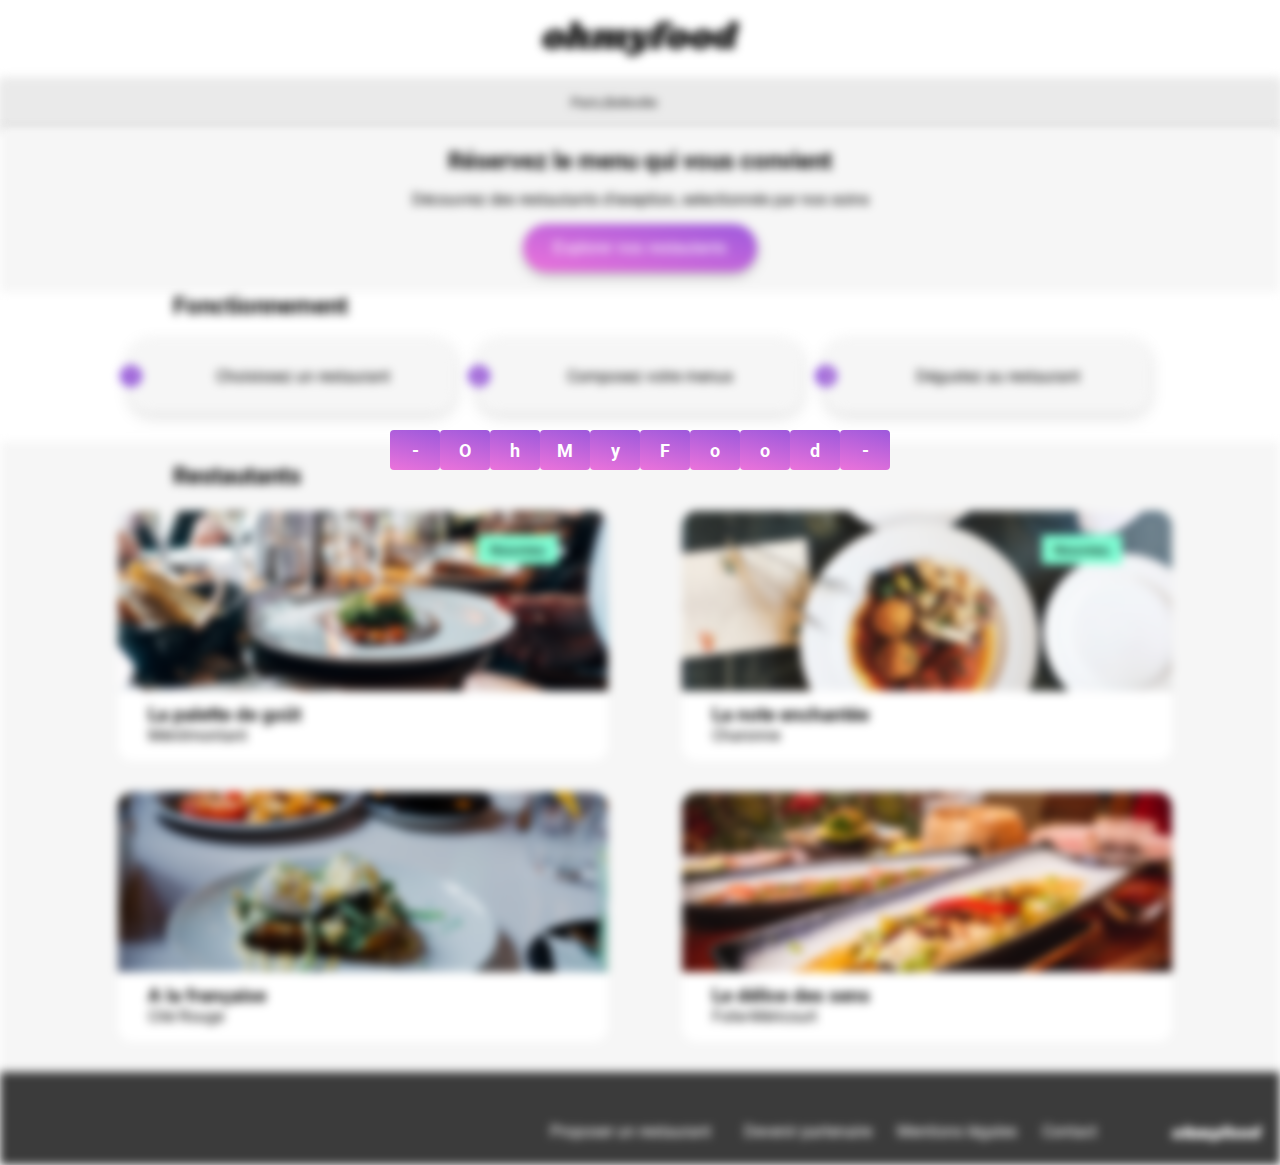
<file: index.html>
<!DOCTYPE html>

<html lang="fr">
  <head>
    <meta charset="UTF-8" />
    <meta name="viewport" content="width=device-width, initial-scale=1.0" />
    <title>OhMyFood</title>
    <link rel="preconnect" href="https://fonts.googleapis.com" />
    <link rel="preconnect" href="https://fonts.gstatic.com" crossorigin />
    <link
      rel="stylesheet"
      href="https://cdnjs.cloudflare.com/ajax/libs/font-awesome/6.2.1/css/all.min.css"
      integrity="sha512-MV7K8+y+gLIBoVD59lQIYicR65iaqukzvf/nwasF0nqhPay5w/9lJmVM2hMDcnK1OnMGCdVK+iQrJ7lzPJQd1w=="
      crossorigin="anonymous"
      referrerpolicy="no-referrer"
    />

    <link rel="stylesheet" href="style/style.css" />
  </head>

  <body>
    <div class="loader-container">
      <div class="flipping-cards">
        <div class="cards">-</div>
        <div class="cards">O</div>
        <div class="cards">h</div>
        <div class="cards">M</div>
        <div class="cards">y</div>
        <div class="cards">F</div>
        <div class="cards">o</div>
        <div class="cards">o</div>
        <div class="cards">d</div>
        <div class="cards">-</div>
      </div>
    </div>
    <header class="column flou">
      <h1 class="header__img">
        <img
          src="assets/images/logo/ohmyfood@2x.svg"
          alt="OhMyFood"
          title="logo"
          class="header__img--logo"
        />
      </h1>

      <div class="header__research">
        <i class="fa-solid fa-location-dot"></i>
        <input
          type="text"
          value="Paris,Belleville"
          class="header__research--textbar"
        />
      </div>
    </header>

    <main class="column flou">
      <section class="explore">
        <h2 class="explore--h2">Réservez le menu qui vous convient</h2>

        <p class="explore--p">
          Découvrez des restautants d'exeption, selectionnés par nos soins
        </p>

        <button class="btn">Explorer nos restautants</button>
      </section>

      <section class="fonct">
        <h2 class="sect--title">Fonctionnement</h2>

        <div class="fonct--round">
          <article class="fonct--rounded">
            <div class="fonct--rounded__text">
              <p class="fonct--rounded__num">1</p>
              <i class="fa-solid fa-mobile-screen-button fa-color"></i>
              <p>Choisissez un restaurant</p>
            </div>
          </article>

          <article class="fonct--rounded">
            <div class="fonct--rounded__text">
              <p class="fonct--rounded__num">2</p>
              <i class="fa-solid fa-bars fa-color"></i>
              <p>Composez votre menus</p>
            </div>
          </article>

          <article class="fonct--rounded">
            <div class="fonct--rounded__text">
              <p class="fonct--rounded__num">3</p>
              <i class="fa-solid fa-store fa-color"></i>
              <p>Dégustez au restaurant</p>
            </div>
          </article>
        </div>
      </section>

      <section class="rest">
        <h2>Restautants</h2>
        <div class="rest--box">
          <article class="card">
            <a href="palette-du-gout.html" class="card--a">
              <img
                src="assets/images/restaurants/jay-wennington-N_Y88TWmGwA-unsplash.jpg"
                alt="La palette de goût"
                class="card--a__img"
              />

              <div class="card--a__text">
                <div>
                  <h3>La palette de goût</h3>
                  <p>Ménilmontant</p>
                </div>
              </div>
            </a>
            <div class="heart">
              <i class="fa-regular fa-heart fa-heart--blc"></i>
              <i class="fa-solid fa-heart fa-heart--red"></i>
            </div>
            <div class="new">
              <p class="new_text">Nouveau</p>
            </div>
          </article>

          <article class="card">
            <a href="la-note-enchanté.html" class="card--a">
              <img
                src="assets/images/restaurants/stil-u2Lp8tXIcjw-unsplash.jpg"
                alt="La note enchantée"
                class="card--a__img"
              />

              <div class="card--a__text">
                <div>
                  <h3>La note enchantée</h3>
                  <p>Charonne</p>
                </div>
              </div>
            </a>
            <div class="heart">
              <i class="fa-regular fa-heart fa-heart--blc"></i>
              <i class="fa-solid fa-heart fa-heart--red"></i>
            </div>
            <div class="new">
              <p class="new_text">Nouveau</p>
            </div>
          </article>

          <article class="card">
            <a href="a-la-francaise.html" class="card--a">
              <img
                src="assets/images/restaurants/toa-heftiba-DQKerTsQwi0-unsplash.jpg"
                alt="A la française"
                class="card--a__img"
              />

              <div class="card--a__text">
                <div>
                  <h3>A la française</h3>
                  <p>Cité Rouge</p>
                </div>
              </div>
            </a>
            <div class="heart">
              <i class="fa-regular fa-heart fa-heart--blc"></i>
              <i class="fa-solid fa-heart fa-heart--red"></i>
            </div>
          </article>

          <article class="card">
            <a href="le-delice-de-sens.html" class="card--a">
              <img
                src="assets/images/restaurants/louis-hansel-shotsoflouis-qNBGVyOCY8Q-unsplash.jpg"
                alt="Le délice des sens"
                class="card--a__img"
              />

              <div class="card--a__text">
                <div>
                  <h3>Le délice des sens</h3>
                  <p>Folie-Méricourt</p>
                </div>
              </div>
            </a>
            <div class="heart">
              <i class="fa-regular fa-heart fa-heart--blc"></i>
              <i class="fa-solid fa-heart fa-heart--red"></i>
            </div>
          </article>
        </div>
      </section>

      <footer>
        <p class="footer--logo">ohmyfood</p>

        <div class="footer--link">
          <div class="footer--icon">
            <i class="fa-solid fa-utensils"></i>
            <p>Proposer un restaurant</p>
          </div>

          <div class="footer--icon">
            <i class="fa-solid fa-handshake-angle"></i>
            <p>Devenir partenaire</p>
          </div>

          <p>Mentions légales</p>

          <a href="mailto:contact@ohmyfood.com" class="footer--a"
            ><p>Contact</p></a
          >
        </div>
      </footer>
    </main>
  </body>
</html>
</file>
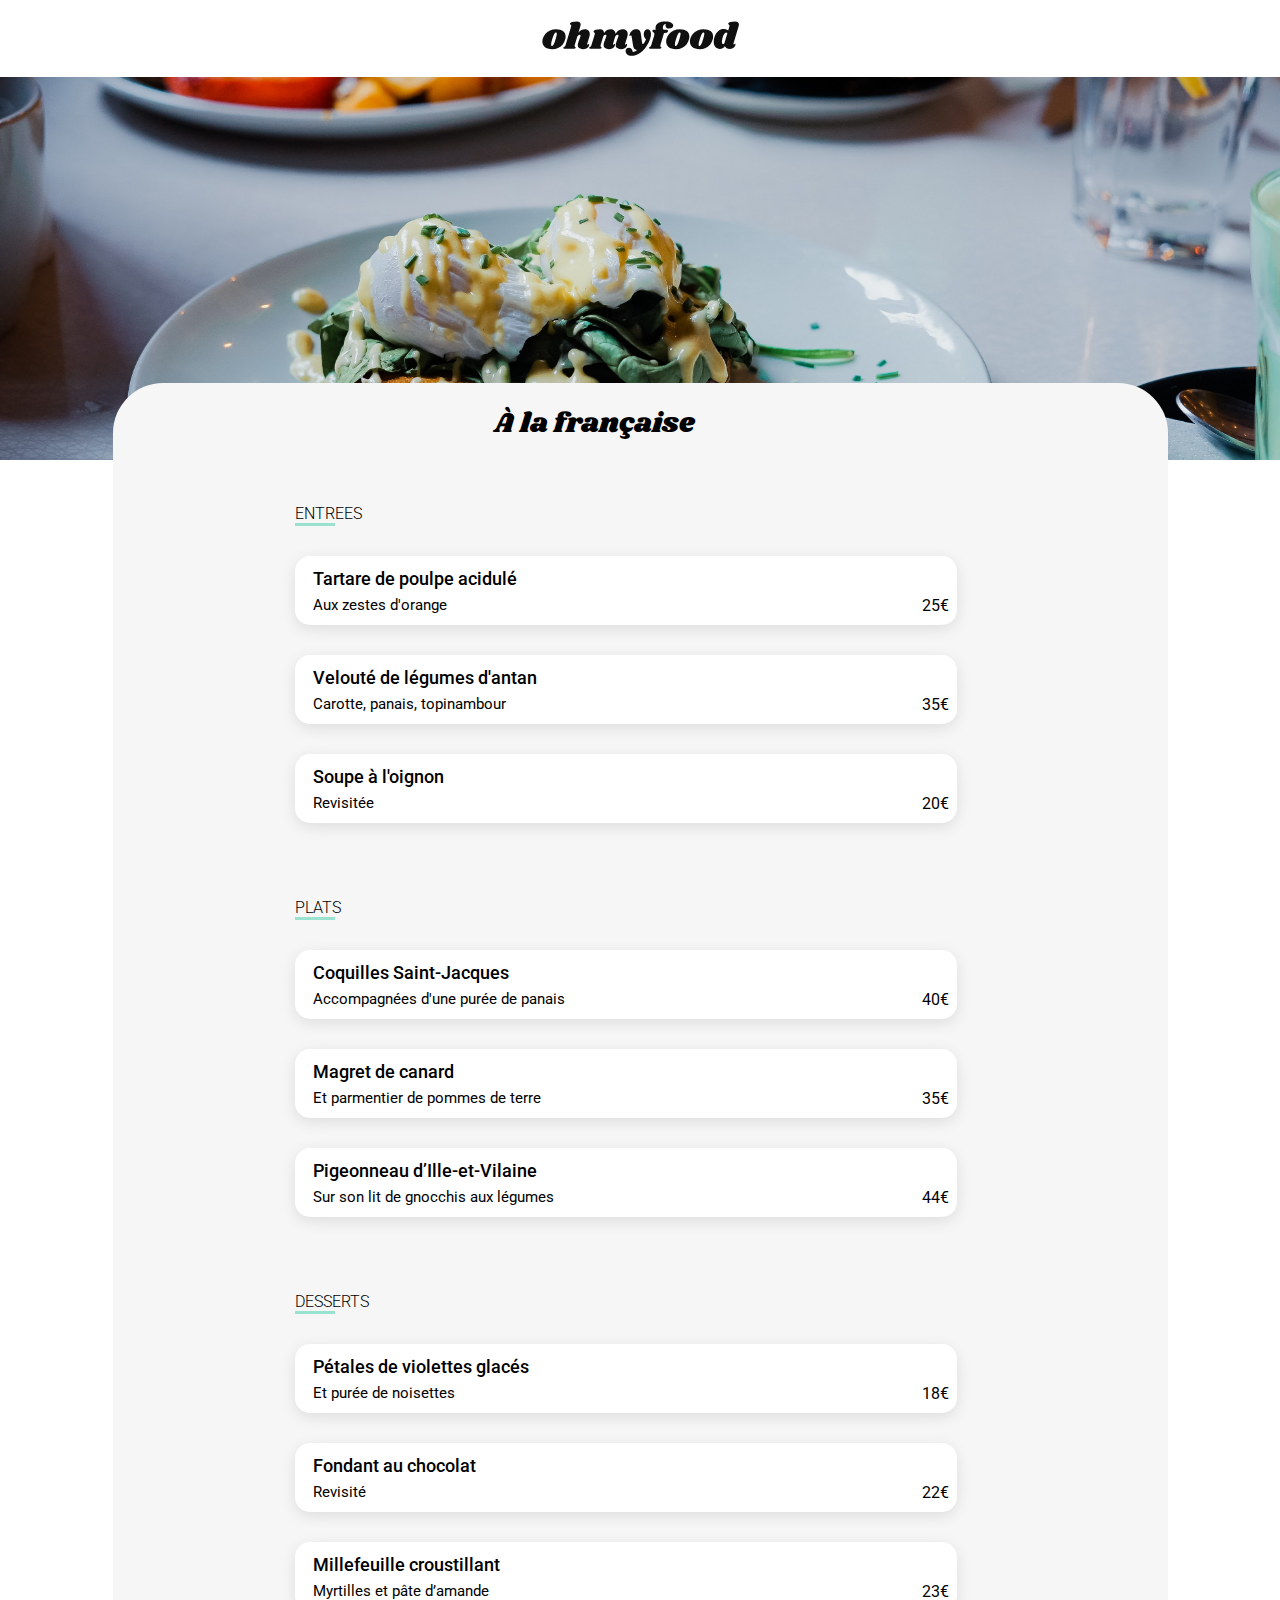
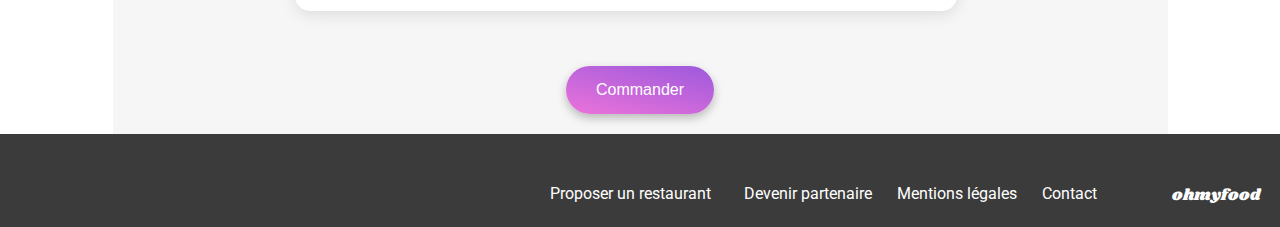
<file: a-la-francaise.html>
<!DOCTYPE html>

<html lang="fr">
  <head>
    <meta charset="UTF-8" />
    <meta name="viewport" content="width=device-width, initial-scale=1.0" />
    <title>la palette du gout</title>
    <link rel="preconnect" href="https://fonts.googleapis.com" />
    <link rel="preconnect" href="https://fonts.gstatic.com" crossorigin />
    <link
      rel="stylesheet"
      href="https://cdnjs.cloudflare.com/ajax/libs/font-awesome/6.2.1/css/all.min.css"
      integrity="sha512-MV7K8+y+gLIBoVD59lQIYicR65iaqukzvf/nwasF0nqhPay5w/9lJmVM2hMDcnK1OnMGCdVK+iQrJ7lzPJQd1w=="
      crossorigin="anonymous"
      referrerpolicy="no-referrer"
    />

    <link rel="stylesheet" href="style/style.css" />
  </head>

  <body>
    <header>
      <h1 class="header__img">
        <a href="index.html" class="left-arrow">
          <i class="fa-solid fa-arrow-left header__return"></i>
        </a>
        <img
          src="assets/images/logo/ohmyfood@2x.svg"
          alt="OhMyFood"
          title="logo"
          class="header__img--logo"
        />
      </h1>

      <img
        class="header__img"
        src="assets/images/restaurants/toa-heftiba-DQKerTsQwi0-unsplash.jpg"
        alt=""
      />
    </header>

    <main class="menu">
      <section class="fonct fonct-menu">
        <div class="menu__title">
          <h2 class="menu__txt--title">À la française</h2>
          <div class="heart heart__size">
            <i class="fa-regular fa-heart fa-heart--blc"></i>
            <i class="fa-solid fa-heart fa-heart--red"></i>
          </div>
        </div>
        <div class="EPD">
          <h3 class="menu__part">ENTREES</h3>

          <article class="EPD__thumb">
            <div class="EPD__thumb--text">
              <h4 class="name">Tartare de poulpe acidulé</h4>
              <p class="description">Aux zestes d'orange</p>
            </div>

            <p class="EPD__thumb--price">25€</p>
            <i class="fa-regular fa-circle-check"></i>
          </article>
          <article class="EPD__thumb">
            <div class="EPD__thumb--text">
              <h4 class="name">Velouté de légumes d'antan</h4>
              <p class="description">Carotte, panais, topinambour</p>
            </div>

            <p class="EPD__thumb--price">35€</p>
            <i class="fa-regular fa-circle-check"></i>
          </article>

          <article class="EPD__thumb">
            <div class="EPD__thumb--text">
              <h4 class="name">Soupe à l'oignon</h4>
              <p class="description">Revisitée</p>
            </div>

            <p class="EPD__thumb--price">20€</p>
            <i class="fa-regular fa-circle-check"></i>
          </article>
        </div>
        <div class="EPD">
          <h3 class="menu__part">PLATS</h3>

          <article class="EPD__thumb">
            <div class="EPD__thumb--text">
              <h4 class="name">Coquilles Saint-Jacques</h4>
              <p class="description">Accompagnées d'une purée de panais</p>
            </div>

            <p class="EPD__thumb--price">40€</p>
            <i class="fa-regular fa-circle-check"></i>
          </article>
          <article class="EPD__thumb">
            <div class="EPD__thumb--text">
              <h4 class="name">Magret de canard</h4>
              <p class="description">Et parmentier de pommes de terre</p>
            </div>

            <p class="EPD__thumb--price">35€</p>
            <i class="fa-regular fa-circle-check"></i>
          </article>

          <article class="EPD__thumb">
            <div class="EPD__thumb--text">
              <h4 class="name">Pigeonneau d’Ille-et-Vilaine</h4>
              <p class="description">Sur son lit de gnocchis aux légumes</p>
            </div>

            <p class="EPD__thumb--price">44€</p>
            <i class="fa-regular fa-circle-check"></i>
          </article>
        </div>
        <div class="EPD">
          <h3 class="menu__part">DESSERTS</h3>

          <article class="EPD__thumb">
            <div class="EPD__thumb--text">
              <h4 class="name">Pétales de violettes glacés</h4>
              <p class="description">Et purée de noisettes</p>
            </div>

            <p class="EPD__thumb--price">18€</p>
            <i class="fa-regular fa-circle-check"></i>
          </article>
          <article class="EPD__thumb">
            <div class="EPD__thumb--text">
              <h4 class="name">Fondant au chocolat</h4>
              <p class="description">Revisité</p>
            </div>

            <p class="EPD__thumb--price">22€</p>
            <i class="fa-regular fa-circle-check"></i>
          </article>

          <article class="EPD__thumb">
            <div class="EPD__thumb--text">
              <h4 class="name">Millefeuille croustillant</h4>
              <p class="description">Myrtilles et pâte d’amande</p>
            </div>

            <p class="EPD__thumb--price">23€</p>
            <i class="fa-regular fa-circle-check"></i>
          </article>
        </div>
        <button class="btn">Commander</button>
      </section>

      <footer>
        <p class="footer--logo">ohmyfood</p>

        <div class="footer--link">
          <div class="footer--icon">
            <i class="fa-solid fa-utensils"></i>
            <p>Proposer un restaurant</p>
          </div>

          <div class="footer--icon">
            <i class="fa-solid fa-handshake-angle"></i>
            <p>Devenir partenaire</p>
          </div>

          <p>Mentions légales</p>

          <a href="uneadressemail@google.fr" class="footer--a"
            ><p>Contact</p></a
          >
        </div>
      </footer>
    </main>
  </body>
</html>
</file>
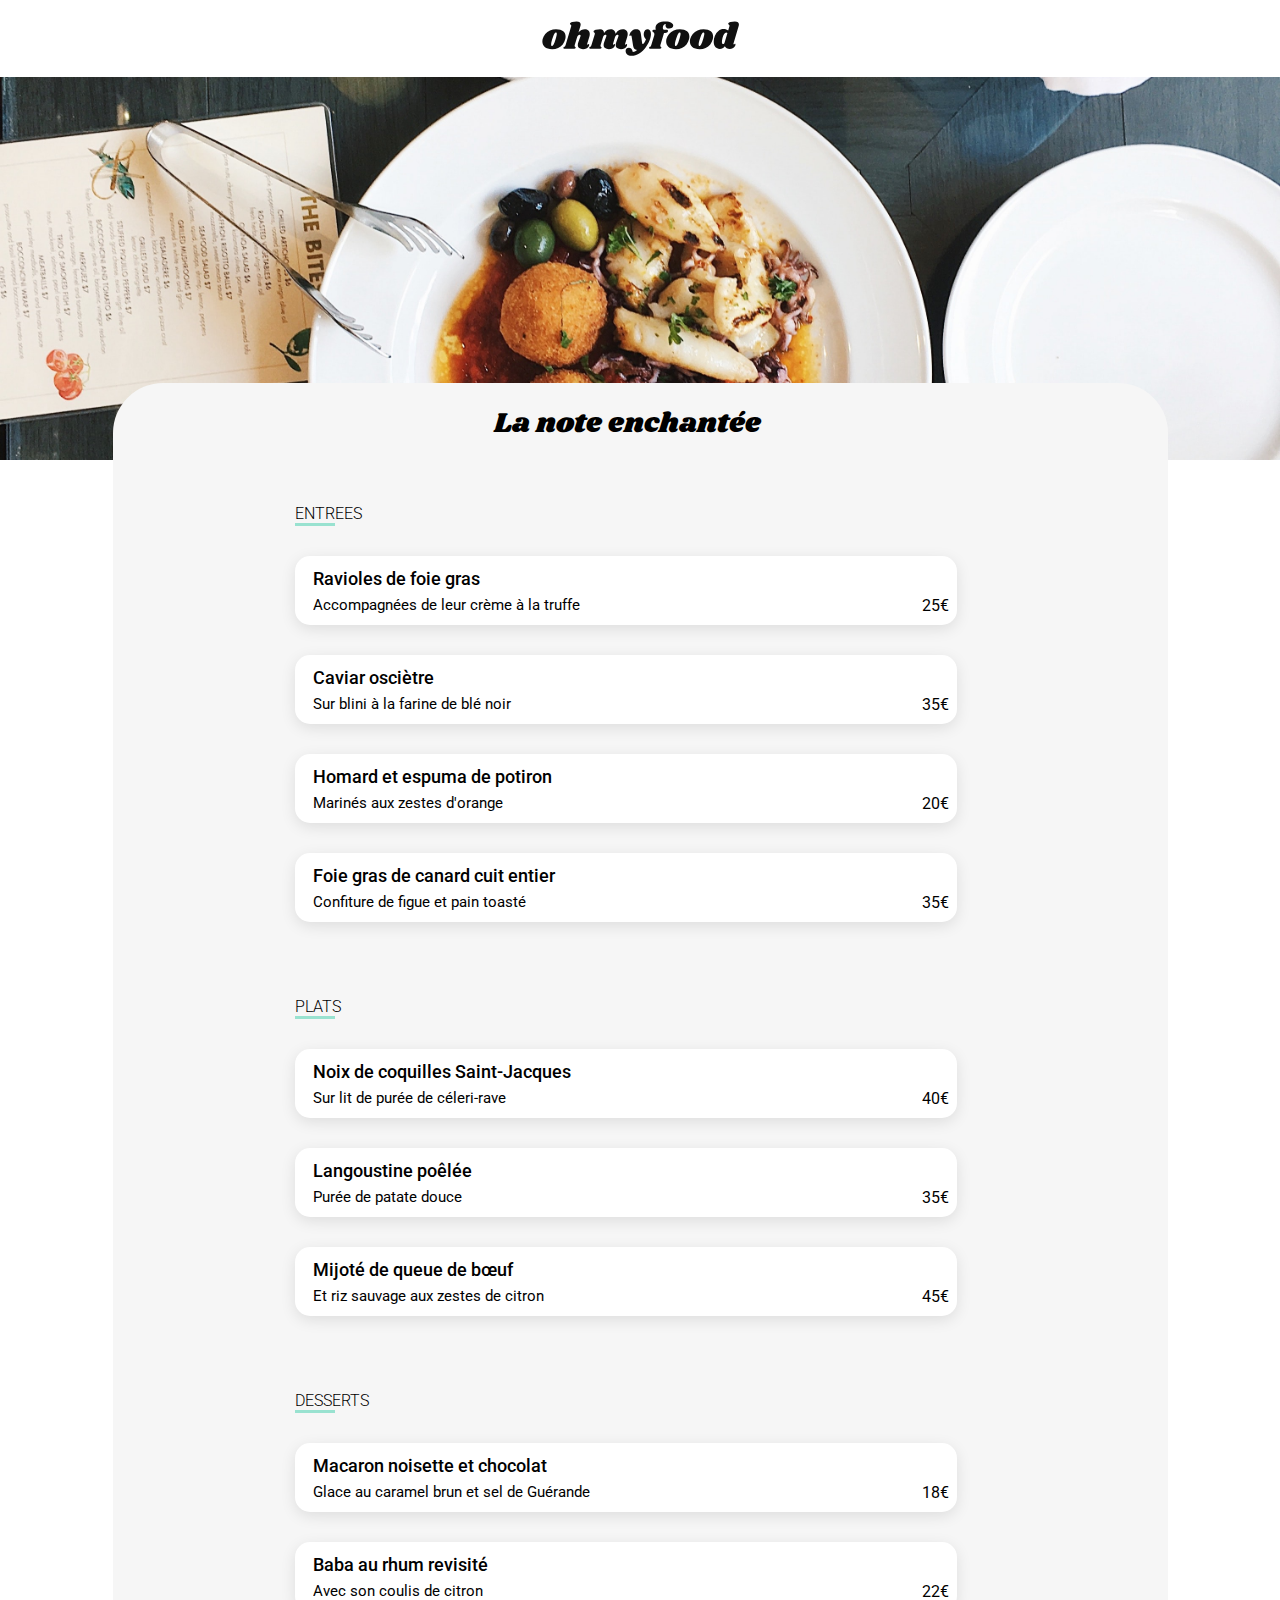
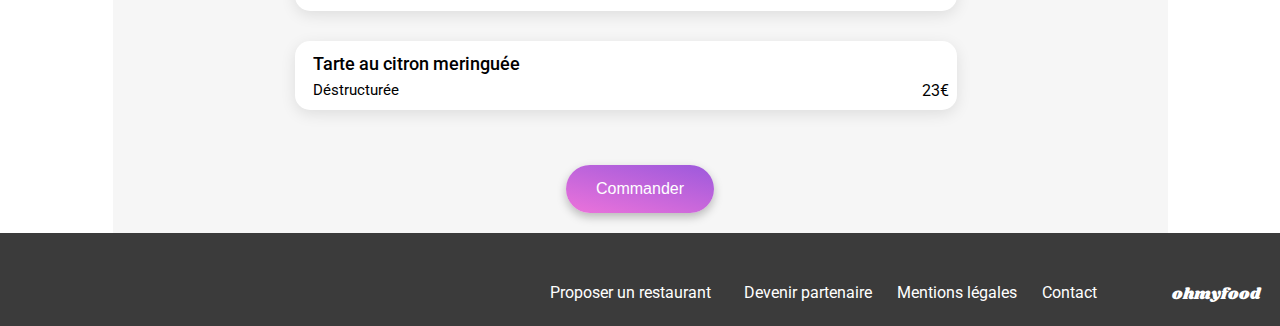
<file: la-note-enchanté.html>
<!DOCTYPE html>

<html lang="fr">
  <head>
    <meta charset="UTF-8" />
    <meta name="viewport" content="width=device-width, initial-scale=1.0" />
    <title>la palette du gout</title>
    <link rel="preconnect" href="https://fonts.googleapis.com" />
    <link rel="preconnect" href="https://fonts.gstatic.com" crossorigin />
    <link
      rel="stylesheet"
      href="https://cdnjs.cloudflare.com/ajax/libs/font-awesome/6.2.1/css/all.min.css"
      integrity="sha512-MV7K8+y+gLIBoVD59lQIYicR65iaqukzvf/nwasF0nqhPay5w/9lJmVM2hMDcnK1OnMGCdVK+iQrJ7lzPJQd1w=="
      crossorigin="anonymous"
      referrerpolicy="no-referrer"
    />

    <link rel="stylesheet" href="style/style.css" />
  </head>

  <body>
    <header>
      <h1 class="header__img">
        <a href="index.html" class="left-arrow">
          <i class="fa-solid fa-arrow-left header__return"></i>
        </a>
        <img
          src="assets/images/logo/ohmyfood@2x.svg"
          alt="OhMyFood"
          title="logo"
          class="header__img--logo"
        />
      </h1>

      <img
        class="header__img"
        src="assets/images/restaurants/stil-u2Lp8tXIcjw-unsplash.jpg"
        alt=""
      />
    </header>

    <main class="menu">
      <section class="fonct fonct-menu">
        <div class="menu__title">
          <h2 class="menu__txt--title">La note enchantée</h2>
          <div class="heart heart__size">
            <i class="fa-regular fa-heart fa-heart--blc"></i>
            <i class="fa-solid fa-heart fa-heart--red"></i>
          </div>
        </div>
        <div class="EPD">
          <h3 class="menu__part">ENTREES</h3>

          <article class="EPD__thumb">
            <div class="EPD__thumb--text">
              <h4 class="name">Ravioles de foie gras</h4>
              <p class="description">Accompagnées de leur crème à la truffe</p>
            </div>

            <p class="EPD__thumb--price">25€</p>
            <i class="fa-regular fa-circle-check"></i>
          </article>
          <article class="EPD__thumb">
            <div class="EPD__thumb--text">
              <h4 class="name">Caviar osciètre</h4>
              <p class="description">Sur blini à la farine de blé noir</p>
            </div>

            <p class="EPD__thumb--price">35€</p>
            <i class="fa-regular fa-circle-check"></i>
          </article>

          <article class="EPD__thumb">
            <div class="EPD__thumb--text">
              <h4 class="name">Homard et espuma de potiron</h4>
              <p class="description">Marinés aux zestes d'orange</p>
            </div>

            <p class="EPD__thumb--price">20€</p>
            <i class="fa-regular fa-circle-check"></i>
          </article>
          <article class="EPD__thumb">
            <div class="EPD__thumb--text">
              <h4 class="name">Foie gras de canard cuit entier</h4>
              <p class="description">Confiture de figue et pain toasté</p>
            </div>

            <p class="EPD__thumb--price">35€</p>
            <i class="fa-regular fa-circle-check"></i>
          </article>
        </div>
        <div class="EPD">
          <h3 class="menu__part">PLATS</h3>

          <article class="EPD__thumb">
            <div class="EPD__thumb--text">
              <h4 class="name">Noix de coquilles Saint-Jacques</h4>
              <p class="description">Sur lit de purée de céleri-rave</p>
            </div>

            <p class="EPD__thumb--price">40€</p>
            <i class="fa-regular fa-circle-check"></i>
          </article>

          <article class="EPD__thumb">
            <div class="EPD__thumb--text">
              <h4 class="name">Langoustine poêlée</h4>
              <p class="description">Purée de patate douce</p>
            </div>

            <p class="EPD__thumb--price">35€</p>
            <i class="fa-regular fa-circle-check"></i>
          </article>

          <article class="EPD__thumb">
            <div class="EPD__thumb--text">
              <h4 class="name">Mijoté de queue de bœuf</h4>
              <p class="description">Et riz sauvage aux zestes de citron</p>
            </div>

            <p class="EPD__thumb--price">45€</p>
            <i class="fa-regular fa-circle-check"></i>
          </article>
        </div>
        <div class="EPD">
          <h3 class="menu__part">DESSERTS</h3>

          <article class="EPD__thumb">
            <div class="EPD__thumb--text">
              <h4 class="name">Macaron noisette et chocolat</h4>
              <p class="description">
                Glace au caramel brun et sel de Guérande
              </p>
            </div>

            <p class="EPD__thumb--price">18€</p>
            <i class="fa-regular fa-circle-check"></i>
          </article>
          <article class="EPD__thumb">
            <div class="EPD__thumb--text">
              <h4 class="name">Baba au rhum revisité</h4>
              <p class="description">Avec son coulis de citron</p>
            </div>

            <p class="EPD__thumb--price">22€</p>
            <i class="fa-regular fa-circle-check"></i>
          </article>

          <article class="EPD__thumb">
            <div class="EPD__thumb--text">
              <h4 class="name">Tarte au citron meringuée</h4>
              <p class="description">Déstructurée</p>
            </div>

            <p class="EPD__thumb--price">23€</p>
            <i class="fa-regular fa-circle-check"></i>
          </article>
        </div>
        <button class="btn">Commander</button>
      </section>

      <footer>
        <p class="footer--logo">ohmyfood</p>

        <div class="footer--link">
          <div class="footer--icon">
            <i class="fa-solid fa-utensils"></i>
            <p>Proposer un restaurant</p>
          </div>

          <div class="footer--icon">
            <i class="fa-solid fa-handshake-angle"></i>
            <p>Devenir partenaire</p>
          </div>

          <p>Mentions légales</p>

          <a href="uneadressemail@google.fr" class="footer--a"><p>Contact</p></a>
        </div>
      </footer>
    </main>
  </body>
</html>
</file>
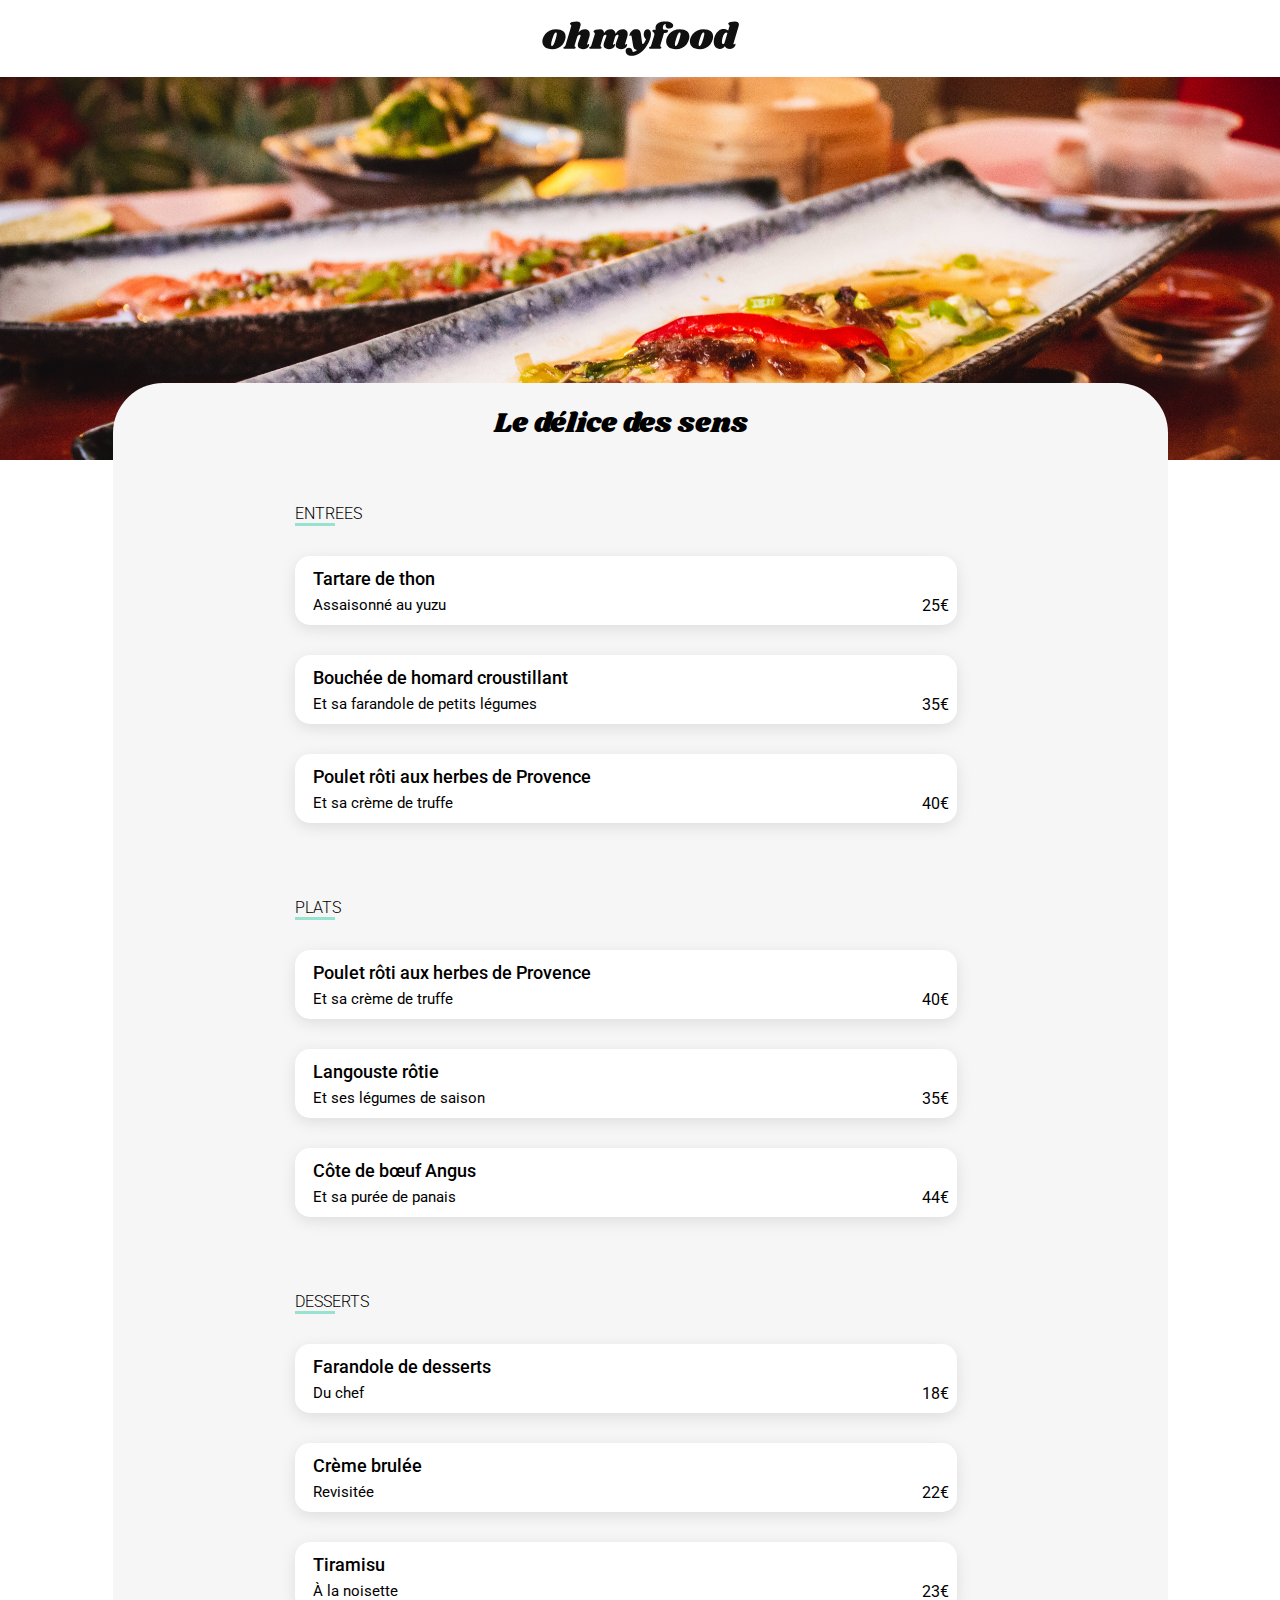
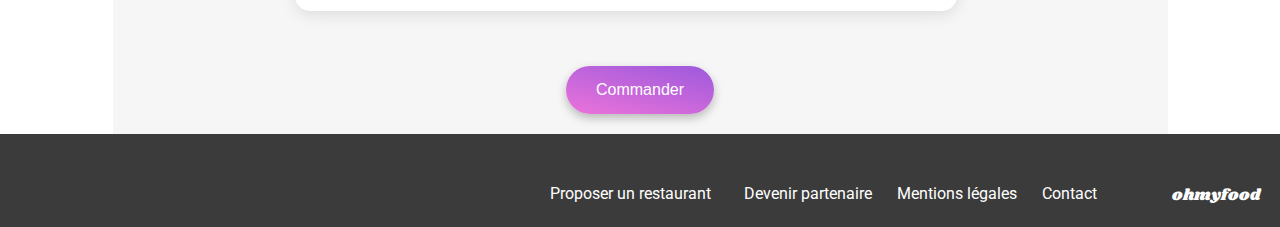
<file: le-delice-de-sens.html>
<!DOCTYPE html>

<html lang="fr">
  <head>
    <meta charset="UTF-8" />
    <meta name="viewport" content="width=device-width, initial-scale=1.0" />
    <title>la palette du gout</title>
    <link rel="preconnect" href="https://fonts.googleapis.com" />
    <link rel="preconnect" href="https://fonts.gstatic.com" crossorigin />
    <link
      rel="stylesheet"
      href="https://cdnjs.cloudflare.com/ajax/libs/font-awesome/6.2.1/css/all.min.css"
      integrity="sha512-MV7K8+y+gLIBoVD59lQIYicR65iaqukzvf/nwasF0nqhPay5w/9lJmVM2hMDcnK1OnMGCdVK+iQrJ7lzPJQd1w=="
      crossorigin="anonymous"
      referrerpolicy="no-referrer"
    />

    <link rel="stylesheet" href="style/style.css" />
  </head>

  <body>
    <header>
      <h1 class="header__img">
        <a href="index.html" class="left-arrow">
          <i class="fa-solid fa-arrow-left header__return"></i>
        </a>
        <img
          src="assets/images/logo/ohmyfood@2x.svg"
          alt="OhMyFood"
          title="logo"
          class="header__img--logo"
        />
      </h1>

      <img
        class="header__img"
        src="assets/images/restaurants/louis-hansel-shotsoflouis-qNBGVyOCY8Q-unsplash.jpg"
        alt=""
      />
    </header>

    <main class="menu">
      <section class="fonct fonct-menu">
        <div class="menu__title">
          <h2 class="menu__txt--title">Le délice des sens</h2>
          <div class="heart heart__size">
            <i class="fa-regular fa-heart fa-heart--blc"></i>
            <i class="fa-solid fa-heart fa-heart--red"></i>
          </div>
        </div>
        <div class="EPD">
          <h3 class="menu__part">ENTREES</h3>

          <article class="EPD__thumb">
            <div class="EPD__thumb--text">
              <h4 class="name">Tartare de thon</h4>
              <p class="description">Assaisonné au yuzu</p>
            </div>

            <p class="EPD__thumb--price">25€</p>
            <i class="fa-regular fa-circle-check"></i>
          </article>
          <article class="EPD__thumb">
            <div class="EPD__thumb--text">
              <h4 class="name">Bouchée de homard croustillant</h4>
              <p class="description">Et sa farandole de petits légumes</p>
            </div>

            <p class="EPD__thumb--price">35€</p>
            <i class="fa-regular fa-circle-check"></i>
          </article>

          <article class="EPD__thumb">
            <div class="EPD__thumb--text">
              <h4 class="name">Poulet rôti aux herbes de Provence</h4>
              <p class="description">Et sa crème de truffe</p>
            </div>

            <p class="EPD__thumb--price">40€</p>
            <i class="fa-regular fa-circle-check"></i>
          </article>
        </div>
        <div class="EPD">
          <h3 class="menu__part">PLATS</h3>

          <article class="EPD__thumb">
            <div class="EPD__thumb--text">
              <h4 class="name">Poulet rôti aux herbes de Provence</h4>
              <p class="description">Et sa crème de truffe</p>
            </div>

            <p class="EPD__thumb--price">40€</p>
            <i class="fa-regular fa-circle-check"></i>
          </article>
          <article class="EPD__thumb">
            <div class="EPD__thumb--text">
              <h4 class="name">Langouste rôtie</h4>
              <p class="description">Et ses légumes de saison</p>
            </div>

            <p class="EPD__thumb--price">35€</p>
            <i class="fa-regular fa-circle-check"></i>
          </article>

          <article class="EPD__thumb">
            <div class="EPD__thumb--text">
              <h4 class="name">Côte de bœuf Angus</h4>
              <p class="description">Et sa purée de panais</p>
            </div>

            <p class="EPD__thumb--price">44€</p>
            <i class="fa-regular fa-circle-check"></i>
          </article>
        </div>
        <div class="EPD">
          <h3 class="menu__part">DESSERTS</h3>

          <article class="EPD__thumb">
            <div class="EPD__thumb--text">
              <h4 class="name">Farandole de desserts</h4>
              <p class="description">Du chef</p>
            </div>

            <p class="EPD__thumb--price">18€</p>
            <i class="fa-regular fa-circle-check"></i>
          </article>
          <article class="EPD__thumb">
            <div class="EPD__thumb--text">
              <h4 class="name">Crème brulée</h4>
              <p class="description">Revisitée</p>
            </div>

            <p class="EPD__thumb--price">22€</p>
            <i class="fa-regular fa-circle-check"></i>
          </article>

          <article class="EPD__thumb">
            <div class="EPD__thumb--text">
              <h4 class="name">Tiramisu</h4>
              <p class="description">À la noisette</p>
            </div>

            <p class="EPD__thumb--price">23€</p>
            <i class="fa-regular fa-circle-check"></i>
          </article>
        </div>
        <button class="btn">Commander</button>
      </section>

      <footer>
        <p class="footer--logo">ohmyfood</p>

        <div class="footer--link">
          <div class="footer--icon">
            <i class="fa-solid fa-utensils"></i>
            <p>Proposer un restaurant</p>
          </div>

          <div class="footer--icon">
            <i class="fa-solid fa-handshake-angle"></i>
            <p>Devenir partenaire</p>
          </div>

          <p>Mentions légales</p>

          <a href="uneadressemail@google.fr" class="footer--a"
            ><p>Contact</p></a
          >
        </div>
      </footer>
    </main>
  </body>
</html>
</file>
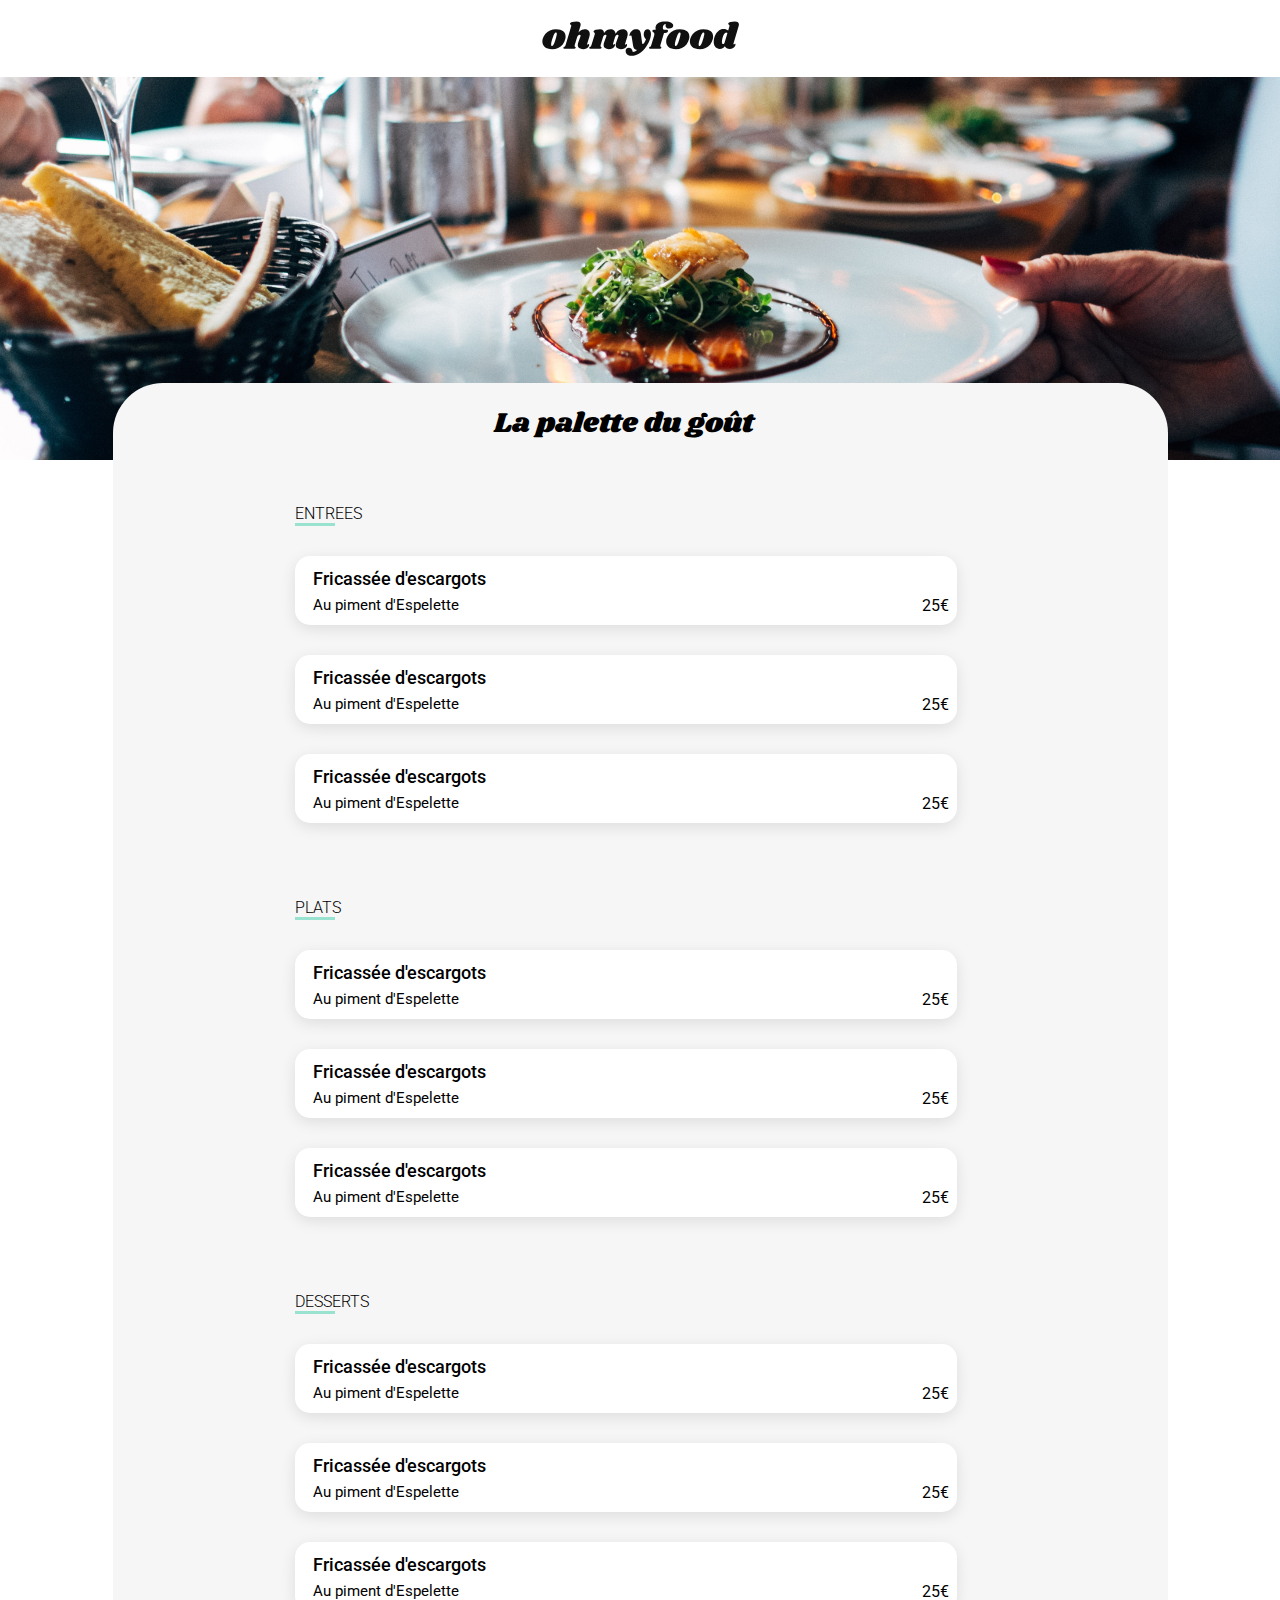
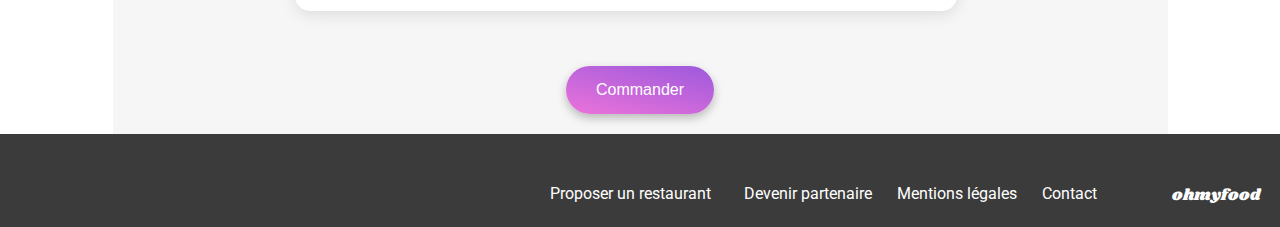
<file: menu-1.html>
<!DOCTYPE html>

<html lang="fr">
  <head>
    <meta charset="UTF-8" />
    <meta name="viewport" content="width=device-width, initial-scale=1.0" />
    <title>OhMyFood</title>
    <link rel="preconnect" href="https://fonts.googleapis.com" />
    <link rel="preconnect" href="https://fonts.gstatic.com" crossorigin />
    <link
      rel="stylesheet"
      href="https://cdnjs.cloudflare.com/ajax/libs/font-awesome/6.2.1/css/all.min.css"
      integrity="sha512-MV7K8+y+gLIBoVD59lQIYicR65iaqukzvf/nwasF0nqhPay5w/9lJmVM2hMDcnK1OnMGCdVK+iQrJ7lzPJQd1w=="
      crossorigin="anonymous"
      referrerpolicy="no-referrer"
    />

    <link rel="stylesheet" href="style/style.css" />
  </head>

  <body class="column">
    <header class="column">
      <h1 class="header__img">
        <a href="index.html">
          <i class="fa-solid fa-arrow-left header__return"></i>
        </a>
        <img
          src="assets/images/logo/ohmyfood@2x.svg"
          alt="OhMyFood"
          title="logo"
          class="header__img--logo"
        />
      </h1>

      <img class="header__img"
        src="assets/images/restaurants/jay-wennington-N_Y88TWmGwA-unsplash.jpg"
        alt=""
      />
    </header>

    <main class="menu">
      <section class="fonct fonct-menu">
        <div class="menu__title"> 
          <h2 class="menu__txt--title">La palette du goût</h2>
          <div class="heart" id="heart__size">
            <i class="fa-regular fa-heart fa-heart--blc"></i>
            <i class="fa-solid fa-heart fa-heart--red"></i>
          </div>
        </div>
        <div class="EPD">
          <h3 class="menu__part">ENTREES</h3>

          <article class="EPD__thumb">
            <div class="EPD__thumb--text">
              <h4 class="name">Fricassée d'escargots</h4>
              <p class="description">Au piment d'Espelette</p>
            </div>

            <p class="EPD__thumb--price">25€</p>
          </article>
          <article class="EPD__thumb">
            <div class="EPD__thumb--text">
              <h4 class="name">Fricassée d'escargots</h4>
              <p class="description">Au piment d'Espelette</p>
            </div>

            <p class="EPD__thumb--price">25€</p>
          </article>
          </article>
          <article class="EPD__thumb">
            <div class="EPD__thumb--text">
              <h4 class="name">Fricassée d'escargots</h4>
              <p class="description">Au piment d'Espelette</p>
            </div>

            <p class="EPD__thumb--price">25€</p>
          </article>

        </div>
        <div class="EPD">
          <h3 class="menu__part">PLATS</h3>

          <article class="EPD__thumb">
            <div class="EPD__thumb--text">
              <h4 class="name">Fricassée d'escargots</h4>
              <p class="description">Au piment d'Espelette</p>
            </div>

            <p class="EPD__thumb--price">25€</p>
          </article>
          <article class="EPD__thumb">
            <div class="EPD__thumb--text">
              <h4 class="name">Fricassée d'escargots</h4>
              <p class="description">Au piment d'Espelette</p>
            </div>

            <p class="EPD__thumb--price">25€</p>
          </article>
          </article>
          <article class="EPD__thumb">
            <div class="EPD__thumb--text">
              <h4 class="name">Fricassée d'escargots</h4>
              <p class="description">Au piment d'Espelette</p>
            </div>

            <p class="EPD__thumb--price">25€</p>
          </article>

        </div>
        <div class="EPD">
          <h3 class="menu__part">DESSERTS</h3>

          <article class="EPD__thumb">
            <div class="EPD__thumb--text">
              <h4 class="name">Fricassée d'escargots</h4>
              <p class="description">Au piment d'Espelette</p>
            </div>

            <p class="EPD__thumb--price">25€</p>
          </article>
          <article class="EPD__thumb">
            <div class="EPD__thumb--text">
              <h4 class="name">Fricassée d'escargots</h4>
              <p class="description">Au piment d'Espelette</p>
            </div>

            <p class="EPD__thumb--price">25€</p>
          </article>
          </article>
          <article class="EPD__thumb">
            <div class="EPD__thumb--text">
              <h4 class="name">Fricassée d'escargots</h4>
              <p class="description">Au piment d'Espelette</p>
            </div>

            <p class="EPD__thumb--price">25€</p>
          </article>

        </div>
        <button class="btn">Commander</button>
        
      </section>
      

      <footer>
        <p class="footer--logo">ohmyfood</p>

        <div class="footer--link">
          <div class="footer--icon">
            <i class="fa-solid fa-utensils"></i>
            <p>Proposer un restaurant</p>
          </div>

          <div class="footer--icon">
            <i class="fa-solid fa-handshake-angle"></i>
            <p>Devenir partenaire</p>
          </div>

          <p>Mentions légales</p>

          <p>Contact</p>
        </div>
      </footer>
    </main>
  </body>
</html>
</file>
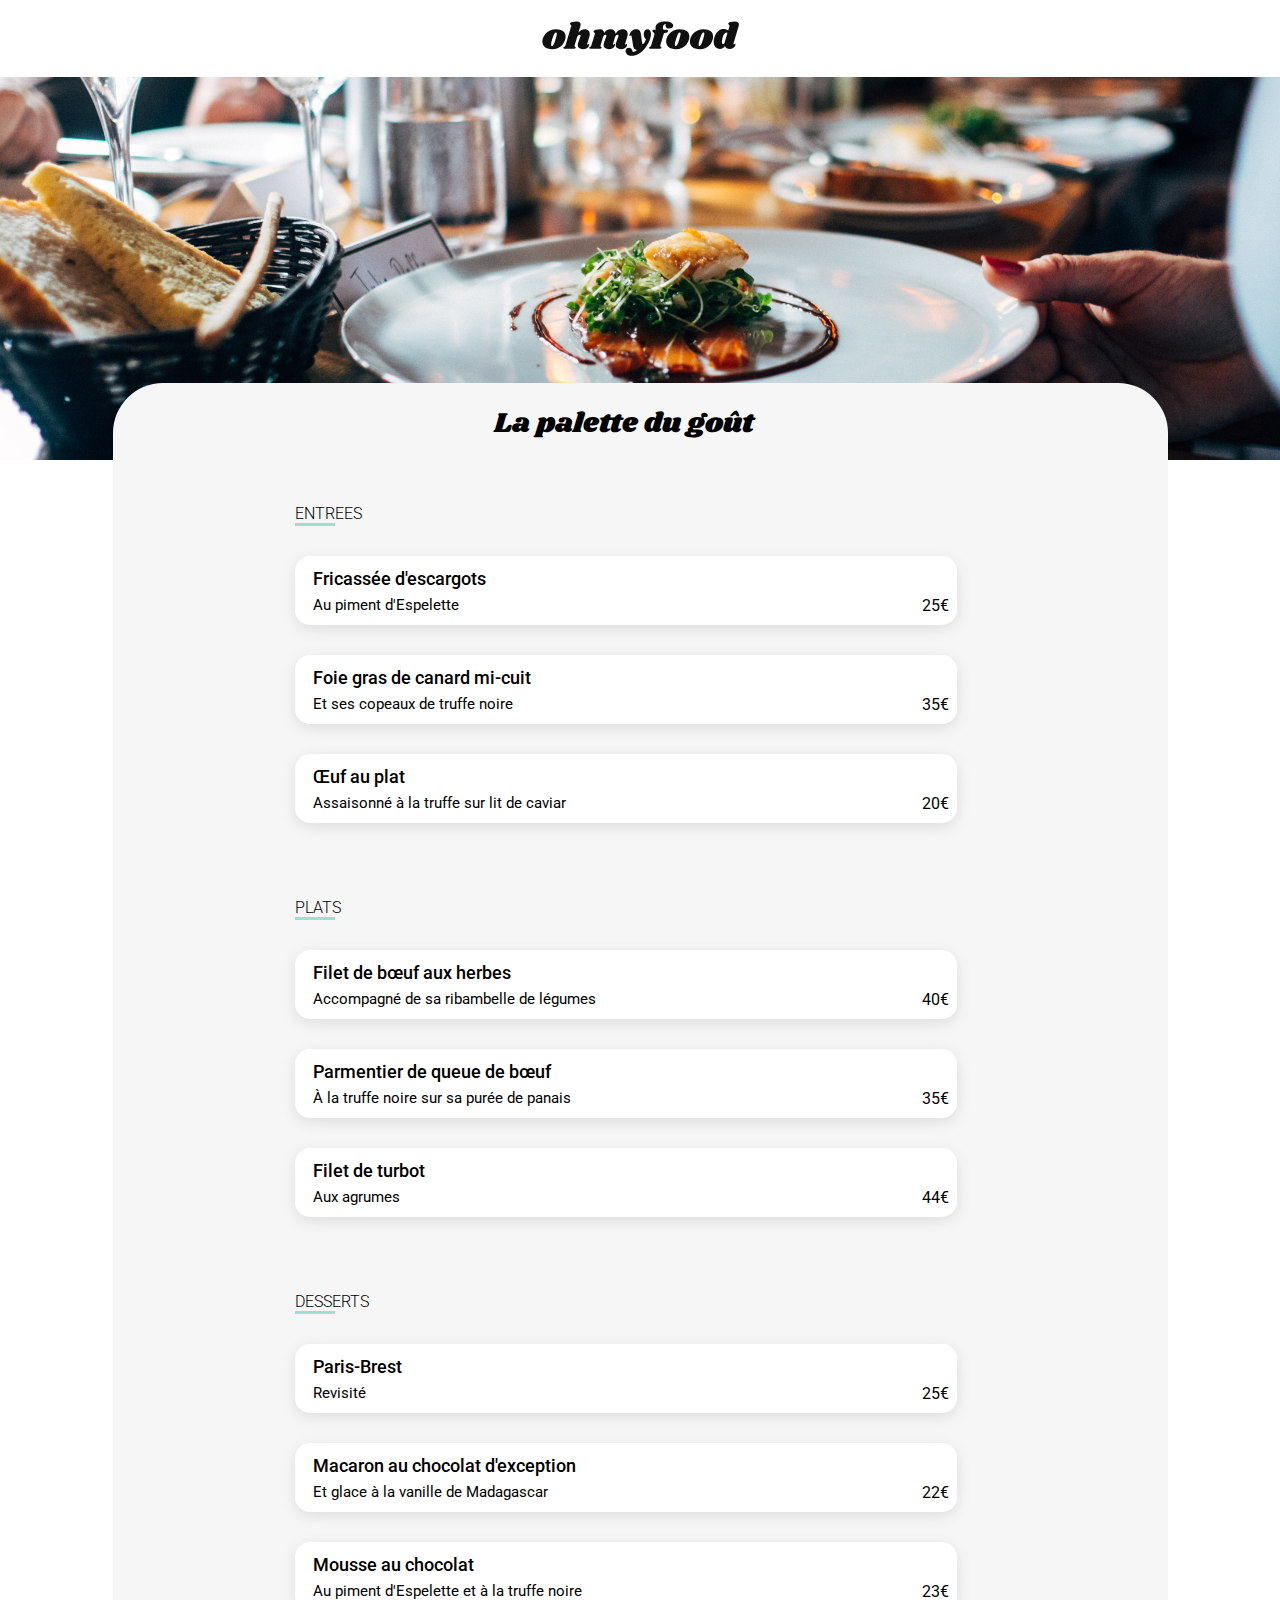
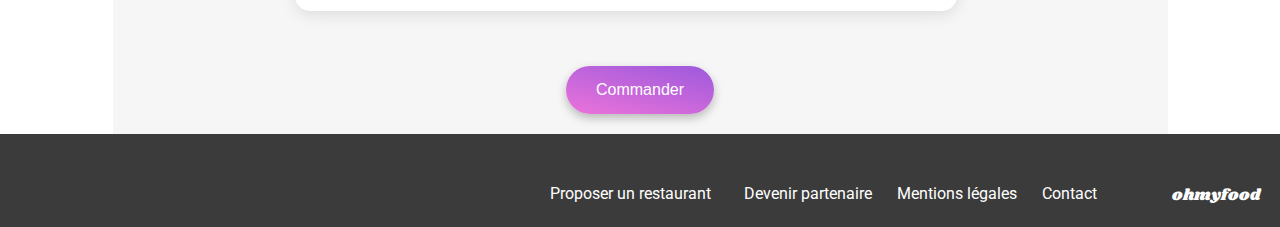
<file: palette-du-gout.html>
<!DOCTYPE html>

<html lang="fr">
  <head>
    <meta charset="UTF-8" />
    <meta name="viewport" content="width=device-width, initial-scale=1.0" />
    <title>la palette du gout</title>
    <link rel="preconnect" href="https://fonts.googleapis.com" />
    <link rel="preconnect" href="https://fonts.gstatic.com" crossorigin />
    <link
      rel="stylesheet"
      href="https://cdnjs.cloudflare.com/ajax/libs/font-awesome/6.2.1/css/all.min.css"
      integrity="sha512-MV7K8+y+gLIBoVD59lQIYicR65iaqukzvf/nwasF0nqhPay5w/9lJmVM2hMDcnK1OnMGCdVK+iQrJ7lzPJQd1w=="
      crossorigin="anonymous"
      referrerpolicy="no-referrer"
    />

    <link rel="stylesheet" href="style/style.css" />
  </head>

  <body>
    <header>
      <h1 class="header__img">
        <a href="index.html" class="left-arrow">
          <i class="fa-solid fa-arrow-left header__return"></i>
        </a>
        <img
          src="assets/images/logo/ohmyfood@2x.svg"
          alt="OhMyFood"
          title="logo"
          class="header__img--logo"
        />
      </h1>

      <img
        class="header__img"
        src="assets/images/restaurants/jay-wennington-N_Y88TWmGwA-unsplash.jpg"
        alt=""
      />
    </header>

    <main class="menu">
      <section class="fonct fonct-menu">
        <div class="menu__title">
          <h2 class="menu__txt--title">La palette du goût</h2>
          <div class="heart heart__size">
            <i class="fa-regular fa-heart fa-heart--blc"></i>
            <i class="fa-solid fa-heart fa-heart--red"></i>
          </div>
        </div>
        <div class="EPD">
          <h3 class="menu__part">ENTREES</h3>

          <article class="EPD__thumb">
            <div class="EPD__thumb--text">
              <h4 class="name">Fricassée d'escargots</h4>
              <p class="description">Au piment d'Espelette</p>
            </div>

            <p class="EPD__thumb--price">25€</p>
            <i class="fa-regular fa-circle-check"></i>
          </article>
          <article class="EPD__thumb">
            <div class="EPD__thumb--text">
              <h4 class="name">Foie gras de canard mi-cuit</h4>
              <p class="description">Et ses copeaux de truffe noire</p>
            </div>

            <p class="EPD__thumb--price">35€</p>
            <i class="fa-regular fa-circle-check"></i>
          </article>

          <article class="EPD__thumb">
            <div class="EPD__thumb--text">
              <h4 class="name">Œuf au plat</h4>
              <p class="description">
                Assaisonné à la truffe sur lit de caviar
              </p>
            </div>

            <p class="EPD__thumb--price">20€</p>
            <i class="fa-regular fa-circle-check"></i>
          </article>
        </div>
        <div class="EPD">
          <h3 class="menu__part">PLATS</h3>

          <article class="EPD__thumb">
            <div class="EPD__thumb--text">
              <h4 class="name">Filet de bœuf aux herbes</h4>
              <p class="description">Accompagné de sa ribambelle de légumes</p>
            </div>

            <p class="EPD__thumb--price">40€</p>
            <i class="fa-regular fa-circle-check"></i>
          </article>
          <article class="EPD__thumb">
            <div class="EPD__thumb--text">
              <h4 class="name">Parmentier de queue de bœuf</h4>
              <p class="description">
                À la truffe noire sur sa purée de panais
              </p>
            </div>

            <p class="EPD__thumb--price">35€</p>
            <i class="fa-regular fa-circle-check"></i>
          </article>

          <article class="EPD__thumb">
            <div class="EPD__thumb--text">
              <h4 class="name">Filet de turbot</h4>
              <p class="description">Aux agrumes</p>
            </div>

            <p class="EPD__thumb--price">44€</p>
            <i class="fa-regular fa-circle-check"></i>
          </article>
        </div>
        <div class="EPD">
          <h3 class="menu__part">DESSERTS</h3>

          <article class="EPD__thumb">
            <div class="EPD__thumb--text">
              <h4 class="name">Paris-Brest</h4>
              <p class="description">Revisité</p>
            </div>

            <p class="EPD__thumb--price">25€</p>
            <i class="fa-regular fa-circle-check"></i>
          </article>
          <article class="EPD__thumb">
            <div class="EPD__thumb--text">
              <h4 class="name">Macaron au chocolat d'exception</h4>
              <p class="description">Et glace à la vanille de Madagascar</p>
            </div>

            <p class="EPD__thumb--price">22€</p>
            <i class="fa-regular fa-circle-check"></i>
          </article>

          <article class="EPD__thumb">
            <div class="EPD__thumb--text">
              <h4 class="name">Mousse au chocolat</h4>
              <p class="description">
                Au piment d'Espelette et à la truffe noire
              </p>
            </div>

            <p class="EPD__thumb--price">23€</p>
            <i class="fa-regular fa-circle-check"></i>
          </article>
        </div>
        <button class="btn">Commander</button>
      </section>

      <footer>
        <p class="footer--logo">ohmyfood</p>

        <div class="footer--link">
          <div class="footer--icon">
            <i class="fa-solid fa-utensils"></i>
            <p>Proposer un restaurant</p>
          </div>

          <div class="footer--icon">
            <i class="fa-solid fa-handshake-angle"></i>
            <p>Devenir partenaire</p>
          </div>

          <p>Mentions légales</p>

          <a href="uneadressemail@google.fr" class="footer--a"
            ><p>Contact</p></a
          >
        </div>
      </footer>
    </main>
  </body>
</html>
</file>
<file: style/style.css>
@charset "UTF-8";
@import url("https://fonts.googleapis.com/css2?family=Roboto:ital,wdth,wght@0,75..100,100..900;1,75..100,100..900&family=Shrikhand&display=swap");
:root {
  --font-stack: "Roboto",sans-serif;
  --font-title: "Shrikhand",cursive;
  --primary-color: #9356DC;
  --secondary-color:#FF79DA;
  --tertiary-color:#99E2D0;
  --bg-color: #F6F6F6;
}

.flou {
  filter: blur(5px);
  animation: loadingg 3s forwards;
}

.loader-container {
  display: flex;
  justify-content: center;
  align-items: center;
  height: 100vh;
  position: absolute;
  top: 0;
  left: 0;
  width: 100vw;
  z-index: 200;
  opacity: 1;
  animation: loading 3s forwards;
}

@keyframes loading {
  from {
    opacity: 1;
  }
  to {
    display: none;
  }
}
@keyframes loadingg {
  from {
    filter: blur(5px);
  }
  98% {
    filter: blur(5px);
  }
  to {
    filter: none;
  }
}
.flipping-cards {
  display: flex;
  justify-content: space-between;
  width: 250px;
}

.cards {
  width: 150px;
  height: 40px;
  background: linear-gradient(193.33deg, var(--primary-color) -11.44%, var(--secondary-color) 123.93%);
  color: white;
  display: flex;
  justify-content: center;
  align-items: center;
  font-size: 18px;
  font-weight: bold;
  border-radius: 4px;
  backface-visibility: hidden;
  transform-style: preserve-3d;
  animation: flip 2s infinite;
}

.card:nth-child(1) {
  animation-delay: 0s;
}

.card:nth-child(2) {
  animation-delay: 0.2s;
}

.card:nth-child(3) {
  animation-delay: 0.4s;
}

.card:nth-child(4) {
  animation-delay: 0.6s;
}

.card:nth-child(5) {
  animation-delay: 0.8s;
}

.card:nth-child(6) {
  animation-delay: 1s;
}

.card:nth-child(7) {
  animation-delay: 1.2s;
}

.card:nth-child(8) {
  animation-delay: 1.4s;
}

.card:nth-child(9) {
  animation-delay: 1.6s;
}

.card:nth-child(10) {
  animation-delay: 1.8s;
}

@keyframes flip {
  0%, 100% {
    transform: rotateY(0deg);
  }
  50% {
    transform: rotateY(180deg);
  }
}
@media (min-width: 720px) {
  .flipping-cards {
    width: 500px;
  }
  .card {
    width: 300px;
    height: 80px;
  }
} 
header {
  margin: 0px;
  padding: 0px;
  display: flex;
  flex-direction: column;
  width: 100%;
  position: relative;
}
header .left-arrow {
  position: absolute;
  left: 20px;
  color: black;
  transform: scale(1.1);
}
header .header__img {
  display: flex;
  justify-content: center;
  max-height: 383px;
}
header .header__img .header__img--logo {
  width: 197px;
  display: flex;
}

@media (min-width: 710px) {
  header {
    max-height: 383px;
    width: 100%;
  }
  .header__img {
    -o-object-fit: cover;
       object-fit: cover;
    max-height: 383px;
  }
}
footer {
  display: flex;
  flex-direction: column;
  gap: 15px;
  background-color: rgb(59, 59, 59);
  color: white;
  padding: 20px;
}
footer .footer--logo {
  font-family: Shrikhand, cursive;
  font-weight: lighter;
  font-size: 16px;
}
footer .footer--link {
  display: flex;
  flex-direction: column;
  gap: 2px;
  font-size: 16px;
}
footer .footer--link .footer--icon {
  display: flex;
  flex-direction: row;
  gap: 8px;
}
footer .footer--a {
  color: white;
  text-decoration: none;
}

@media (min-width: 710px) {
  footer {
    max-width: 1440px;
    flex-direction: row-reverse;
    gap: 75px;
    padding-top: 50px;
  }
  footer .footer--link {
    flex-direction: row;
    gap: 25px;
  }
}
.btn {
  border-radius: 2em;
  background: linear-gradient(193.33deg, var(--primary-color) -11.44%, var(--secondary-color) 123.93%);
  color: rgb(255, 255, 255);
  border: none;
  font-size: 16px;
  font-weight: 500;
  display: flex;
  justify-content: center;
  align-items: center;
  padding: 15px 30px;
  margin: auto;
  box-shadow: 0px 4px 10px 0px rgba(0, 0, 0, 0.2509803922);
}

.rest--box {
  display: flex;
  flex-direction: column;
  gap: 5%;
  width: 100%;
  justify-content: center;
}

.rest--box .card {
  display: flex;
  flex-direction: column;
  justify-content: center;
  box-sizing: border-box;
  background-color: white;
  border-radius: 15px;
  position: relative;
  margin-top: 20px;
  margin-bottom: 10px;
  margin-left: 10px;
  height: 251px;
  width: 100%;
}

.rest--box .card .card--a {
  color: inherit;
  width: 100%;
}

.rest--box .card .card--a .card--a__img {
  box-sizing: border-box;
  height: 180px;
  width: 100%;
  border-top-left-radius: 15px;
  border-top-right-radius: 15px;
  -o-object-fit: cover;
  object-fit: cover;
}

.rest--box .card .card--a .card--a__text {
  display: flex;
  flex-direction: row;
  width: 100%;
  height: 20%;
  box-sizing: border-box;
  justify-content: space-between;
  align-items: center;
  padding: 10px 30px;
  margin-top: 5px;
}

@media (min-width: 710px) {
  .rest--box {
    flex-direction: row;
    flex-wrap: wrap;
    justify-content: center;
  }
  .rest--box .card {
    width: 490px;
  }
} 
.heart {
  position: absolute;
  display: inline-block;
  box-sizing: border-box;
  cursor: pointer;
  right: 25px;
  bottom: 25px;
  z-index: 2;
  transform: scale(1.6);
}

.heart .fa-heart--red {
  display: flex;
  z-index: 200;
  color: transparent;
  transition: all 400ms ease-in-out;
  opacity: 0 !important;
}

.heart .fa-heart--blc {
  transition: all 400ms ease-in-out;
  position: absolute;
  opacity: 1 !important;
}

.heart:hover .fa-heart {
  transition: all 400ms ease-in-out;
  color: var(--primary-color);
  opacity: 1 !important;
} 
.fonct {
  margin: 10px;
  gap: 10px;
  width: 100%;
}

.fonct .fonct--round {
  display: flex;
  flex-direction: column;
  margin: 10px;
  gap: 10px;
  width: 100%;
}

.fonct .fonct--round .fonct--rounded {
  display: flex;
  flex-direction: row;
  align-items: center;
  justify-content: center;
  gap: 10px;
}

.fonct .fonct--round .fonct--rounded .fonct--rounded__text {
  display: flex;
  flex-direction: row;
  align-items: center;
  justify-content: center;
  width: 322.5px;
  height: 72.4px;
  gap: 20px;
  border-radius: 20px;
  background-color: #f6f6f6;
  color: rgb(0, 0, 0);
  position: relative;
  box-shadow: 0px 4px 15px 0px rgba(0, 0, 0, 0.1490196078);
}

.fonct .fonct--round .fonct--rounded .fonct--rounded__text:hover .fa-color {
  color: var(--primary-color);
}

.fonct .fonct--round .fonct--rounded .fonct--rounded__num {
  display: flex;
  font-family: "Roboto", serif;
  border: 1px solid var(--primary-color);
  border-radius: 2em;
  background-color: var(--primary-color);
  color: blanchedalmond;
  height: 20px;
  width: 20px;
  align-items: center;
  justify-content: center;
  position: absolute;
  left: 0;
  transform: translate(-50%);
}

@media (min-width: 710px) {
  .fonct {
    width: 100%;
    margin: auto;
  }
  .fonct .fonct--round {
    flex-direction: row;
    justify-content: center;
    flex-wrap: wrap;
    gap: 25px;
  }
} 
.menu__title {
  display: flex;
  flex-direction: row;
  position: relative;
  width: 400px;
  align-items: center;
}

.menu__title .heart__size {
  position: absolute;
  right: 25px;
  bottom: 5px;
}

.fonct-menu {
  background-color: var(--bg-color);
  position: relative;
  margin: 0px;
  width: 100%;
  z-index: 100;
  padding-top: 20px;
  gap: 10px;
}

.fonct-menu .menu__txt--title {
  font-family: var(--font-title);
  font-size: 28px;
  font-weight: 400;
}

.fonct-menu .EPD {
  display: flex;
  flex-direction: column;
  justify-content: center;
  margin-top: 20px;
  margin-bottom: 15px;
  gap: 15px;
}

.fonct-menu .EPD .menu__part {
  border-bottom: 3px solid var(--tertiary-color);
  width: 40px;
  font-size: 16px;
  font-weight: 300;
}

.fonct-menu .EPD .EPD__thumb {
  cursor: pointer;
  display: flex;
  flex-direction: row;
  justify-content: space-between;
  box-sizing: border-box;
  background-color: white;
  position: relative;
  height: 69px;
  width: 96%;
  padding: 0px;
  margin-top: 15px;
  border-radius: 15px;
  box-shadow: 0px 4.01px 15.04px 0px rgba(0, 0, 0, 0.1019607843);
}

.fonct-menu .EPD .EPD__thumb .EPD__thumb--text {
  display: flex;
  flex-direction: column;
  width: 100%;
  margin: 12px;
  padding-left: 6px;
  text-wrap: nowrap;
  text-overflow: ellipsis;
  overflow: hidden;
}

.fonct-menu .EPD .EPD__thumb .EPD__thumb--text .name {
  font-weight: 500;
  font-size: 18px;
  text-wrap: nowrap;
  text-overflow: ellipsis;
  overflow: hidden;
  padding-bottom: 8px;
}

.fonct-menu .EPD .EPD__thumb .EPD__thumb--text .description {
  font-size: 15px;
  text-wrap: nowrap;
  text-overflow: ellipsis;
  overflow: hidden;
}

.fonct-menu .EPD .EPD__thumb .EPD__thumb--price {
  font-weight: 400;
  padding-top: 40px;
  margin-right: 8px;
}

/**animation**/
main :nth-child(2) {
  animation-duration: 0.5s;
  animation-name: appar;
}

main :nth-child(3) {
  animation-duration: 1s;
  animation-name: appar;
}

main :nth-child(4) {
  animation-duration: 1.5s;
  animation-name: appar;
}

.EPD__thumb .fa-circle-check {
  display: flex;
  color: white;
  width: 0px;
  height: 100%;
  align-items: center;
  justify-content: center;
  transition: all 1s;
  opacity: 0 !important;
}

.EPD__thumb:hover .EPD__thumb--price {
  animation: translate 1s forwards;
}

.EPD__thumb:hover .fa-circle-check {
  opacity: 1 !important;
  background-color: #99E2D0;
  width: 70px;
  height: 100%;
  border-top-right-radius: 15px;
  border-bottom-right-radius: 15px;
}

/**keyframe**/
@keyframes translate {
  from {
    width: 27px;
  }
  to {
    width: 70px;
  }
}
@keyframes appar {
  from {
    opacity: 0;
  }
  70% {
    opacity: 0.2;
  }
  90% {
    opacity: 0.7;
  }
  to {
    opacity: 1;
  }
}
/**mediaqueries**/
@media (min-width: 710px) {
  .fonct-menu {
    max-width: 1055px;
    gap: 40px;
    margin-top: 30px;
    margin: auto;
    border-top-left-radius: 50px;
    border-top-right-radius: 50px;
  }
  .fonct-menu .EPD {
    width: 690px;
  }
} 
.new {
  position: absolute;
  top: 25px;
  right: 50px;
  height: 29px;
  width: 80px;
  background-color: aquamarine;
  display: flex;
  justify-content: center;
  align-items: center;
}

.new .new_text {
  font-size: 14px;
  font-weight: 500px;
  color: black;
} 
/**************Généralitée*************/
html {
  display: flex;
  align-items: center;
  justify-content: center;
  width: 100%;
}

/** direction**/
.colunm {
  display: flex;
  flex-direction: column;
}

.row {
  display: flex;
  flex-direction: row;
}

a {
  text-decoration: none;
}

/**************Body***********/
body {
  width: 100%;
  height: 100%;
  display: flex;
  font-family: var(--font-stack);
  flex-direction: column;
  justify-content: center;
  padding: 0px;
  margin: 0px;
  text-decoration: none;
}

p, h4, h3, h2 {
  margin: 0px;
}

/******HEADER*********/
header .header__research {
  display: flex;
  justify-content: center;
  gap: 3%;
  width: 100%;
  background-color: #EAEAEA;
  height: 50px;
  box-shadow: 0px 4px 4px 0px rgba(0, 0, 0, 0.2509803922);
  align-items: center;
}
header .header__research .header__research--textbar {
  border: none;
  background-color: #EAEAEA;
}

/*****Fonctionnement*******/
.fonct {
  display: flex;
  flex-direction: column;
  padding-bottom: 20px;
}

main {
  display: flex;
  flex-direction: column;
  justify-content: center;
  width: 100%;
}

.explore {
  display: flex;
  flex-direction: column;
  text-align: center;
  width: 100%;
  background-color: var(--bg-color);
  gap: 15px;
  padding-bottom: 20px;
  padding-top: 20px;
}
.explore .explore--h2 {
  font-weight: 700;
}

.rest {
  display: flex;
  flex-direction: column;
  background-color: var(--bg-color);
  padding-top: 20px;
  padding-bottom: 20px;
}

@media (min-width: 710px) {
  body {
    max-width: 1440px;
  }
  body a {
    max-width: 100%;
  }
  h2 {
    padding: 0% 13.5%;
  }
  .fonct {
    align-items: center;
  }
  .sect--title {
    align-self: baseline;
  }
}/*# sourceMappingURL=style.css.map */
</file>
